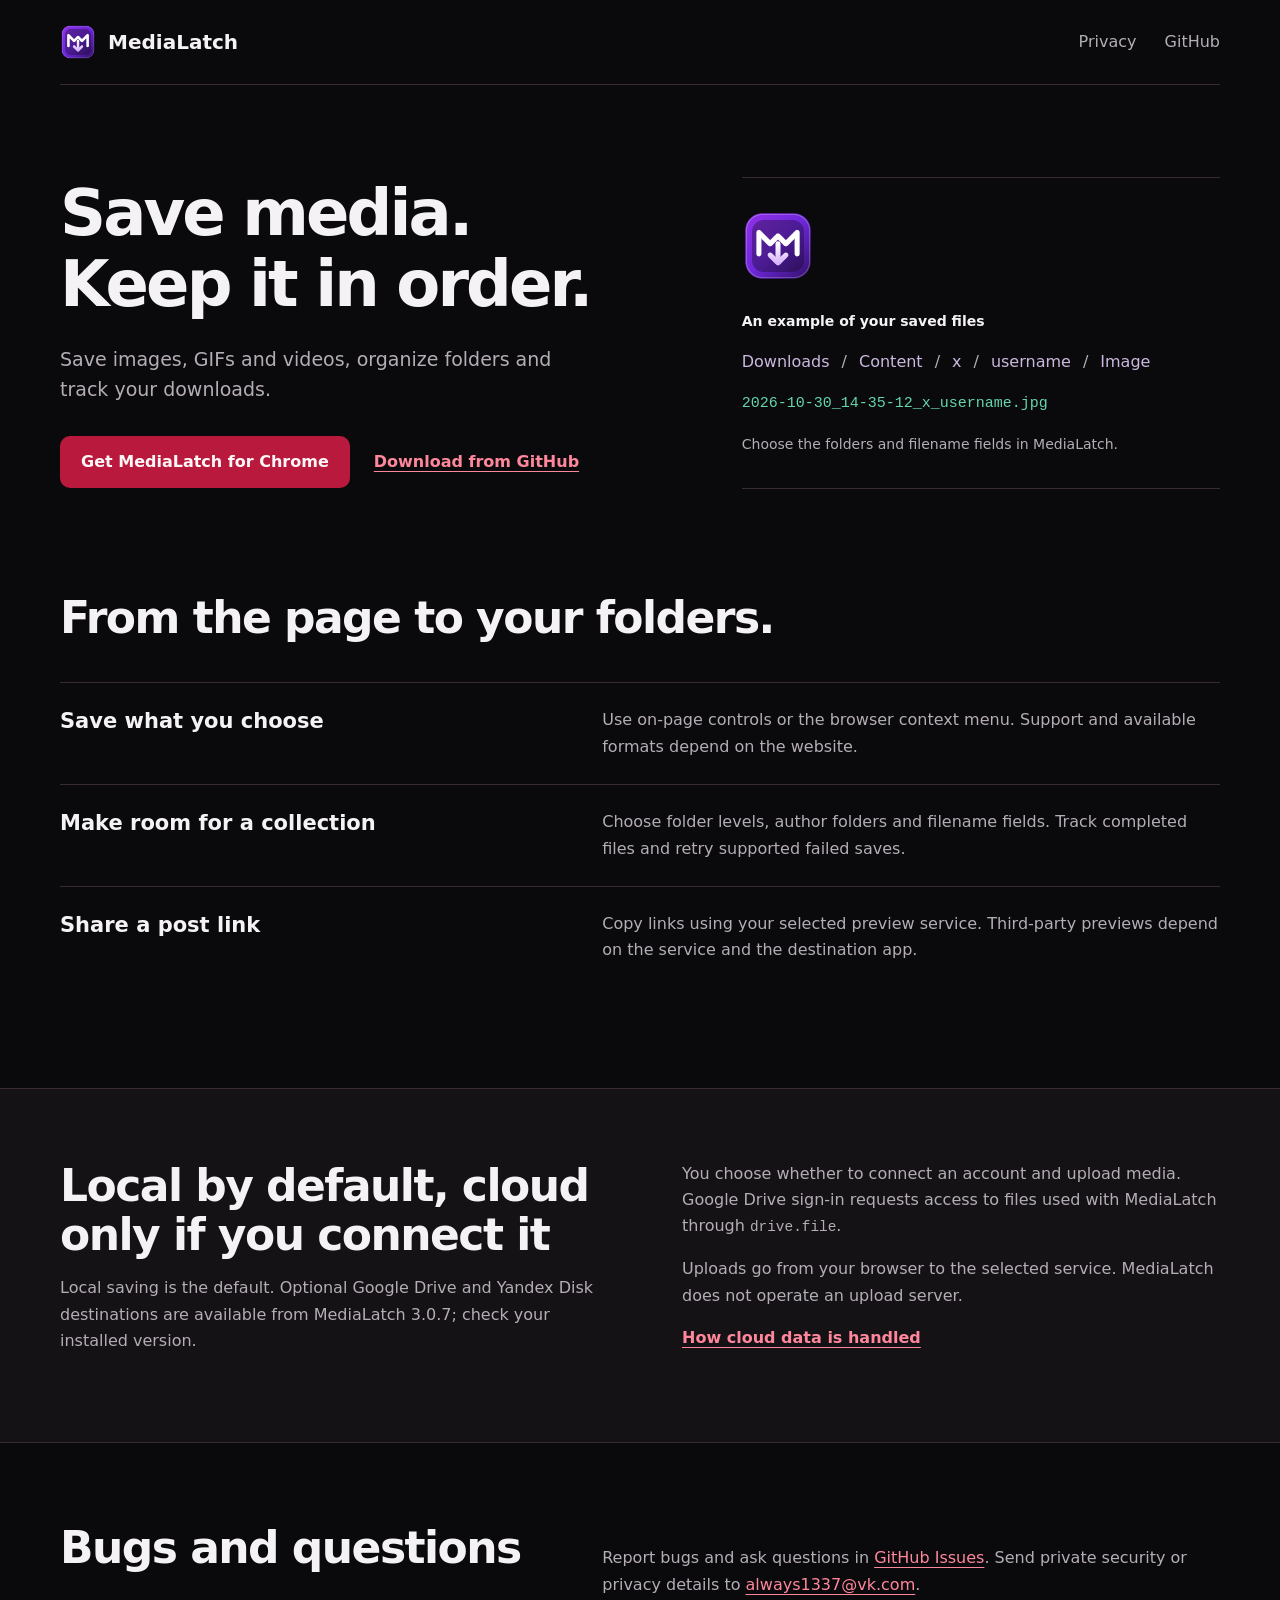
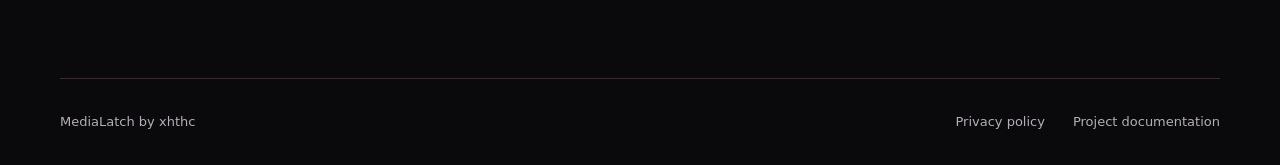
<file: index.html>
<!doctype html>
<html lang="en">
<head>
  <meta charset="utf-8">
  <meta name="viewport" content="width=device-width, initial-scale=1">
  <meta name="description" content="MediaLatch is a browser extension for saving images, GIFs and videos, organizing files and keeping track of downloads.">
  <meta name="color-scheme" content="dark">
  <title>MediaLatch: Save media. Keep it in order.</title>
  <link rel="canonical" href="https://xhthc.github.io/">
  <link rel="icon" type="image/png" href="assets/medialatch.png">
  <link rel="stylesheet" href="styles.css">
</head>
<body>
  <a class="skip" href="#main">Skip to content</a>
  <header class="container masthead">
    <a class="brand" href="./" aria-label="MediaLatch home"><img src="assets/medialatch.png" width="36" height="36" alt="">MediaLatch</a>
    <nav aria-label="Main navigation"><a href="privacy.html">Privacy</a><a href="https://github.com/xhthc/MediaLatch">GitHub</a></nav>
  </header>
  <main id="main">
    <section class="container hero" aria-labelledby="hero-title">
      <div class="hero-copy">
        <h1 id="hero-title">Save media.<br>Keep it in order.</h1>
        <p class="lead">Save images, GIFs and videos, organize folders and track your downloads.</p>
        <div class="actions"><a class="button primary" href="https://chromewebstore.google.com/detail/medialatch/cimghidldpjhhhngdhigddjfpcofhbmh">Get MediaLatch for Chrome</a><a class="text-link" href="https://github.com/xhthc/MediaLatch/releases">Download from GitHub</a></div>
      </div>
      <div class="path-art">
        <img src="assets/medialatch.png" width="72" height="72" alt="MediaLatch logo">
        <p class="path-caption">An example of your saved files</p>
        <ol class="path-folders" aria-label="Example folders"><li>Downloads</li><li>Content</li><li>x</li><li>username</li><li>Image</li></ol>
        <p class="path-file">2026-10-30_14-35-12_x_username.jpg</p>
        <p>Choose the folders and filename fields in MediaLatch.</p>
      </div>
    </section>
    <section class="container features" aria-labelledby="features-title">
      <h2 id="features-title">From the page to your folders.</h2>
      <dl class="feature-list">
        <div><dt>Save what you choose</dt><dd>Use on-page controls or the browser context menu. Support and available formats depend on the website.</dd></div>
        <div><dt>Make room for a collection</dt><dd>Choose folder levels, author folders and filename fields. Track completed files and retry supported failed saves.</dd></div>
        <div><dt>Share a post link</dt><dd>Copy links using your selected preview service. Third-party previews depend on the service and the destination app.</dd></div>
      </dl>
    </section>
    <section class="cloud-band" aria-labelledby="cloud-title"><div class="container cloud-layout">
      <div><h2 id="cloud-title">Local by default, cloud only if you connect it</h2><p>Local saving is the default. Optional Google Drive and Yandex Disk destinations are available from MediaLatch 3.0.7; check your installed version.</p></div>
      <div class="cloud-copy"><p>You choose whether to connect an account and upload media. Google Drive sign-in requests access to files used with MediaLatch through <code>drive.file</code>.</p><p>Uploads go from your browser to the selected service. MediaLatch does not operate an upload server.</p><a class="text-link" href="privacy.html#cloud">How cloud data is handled</a></div>
    </div></section>
    <section class="container support" aria-labelledby="support-title"><h2 id="support-title">Bugs and questions</h2><p>Report bugs and ask questions in <a href="https://github.com/xhthc/MediaLatch/issues">GitHub Issues</a>. Send private security or privacy details to <a href="mailto:always1337@vk.com">always1337@vk.com</a>.</p></section>
  </main>
  <footer class="container footer"><span>MediaLatch by xhthc</span><a href="privacy.html">Privacy policy</a><a href="https://github.com/xhthc/MediaLatch">Project documentation</a></footer>
</body>
</html>
</file>
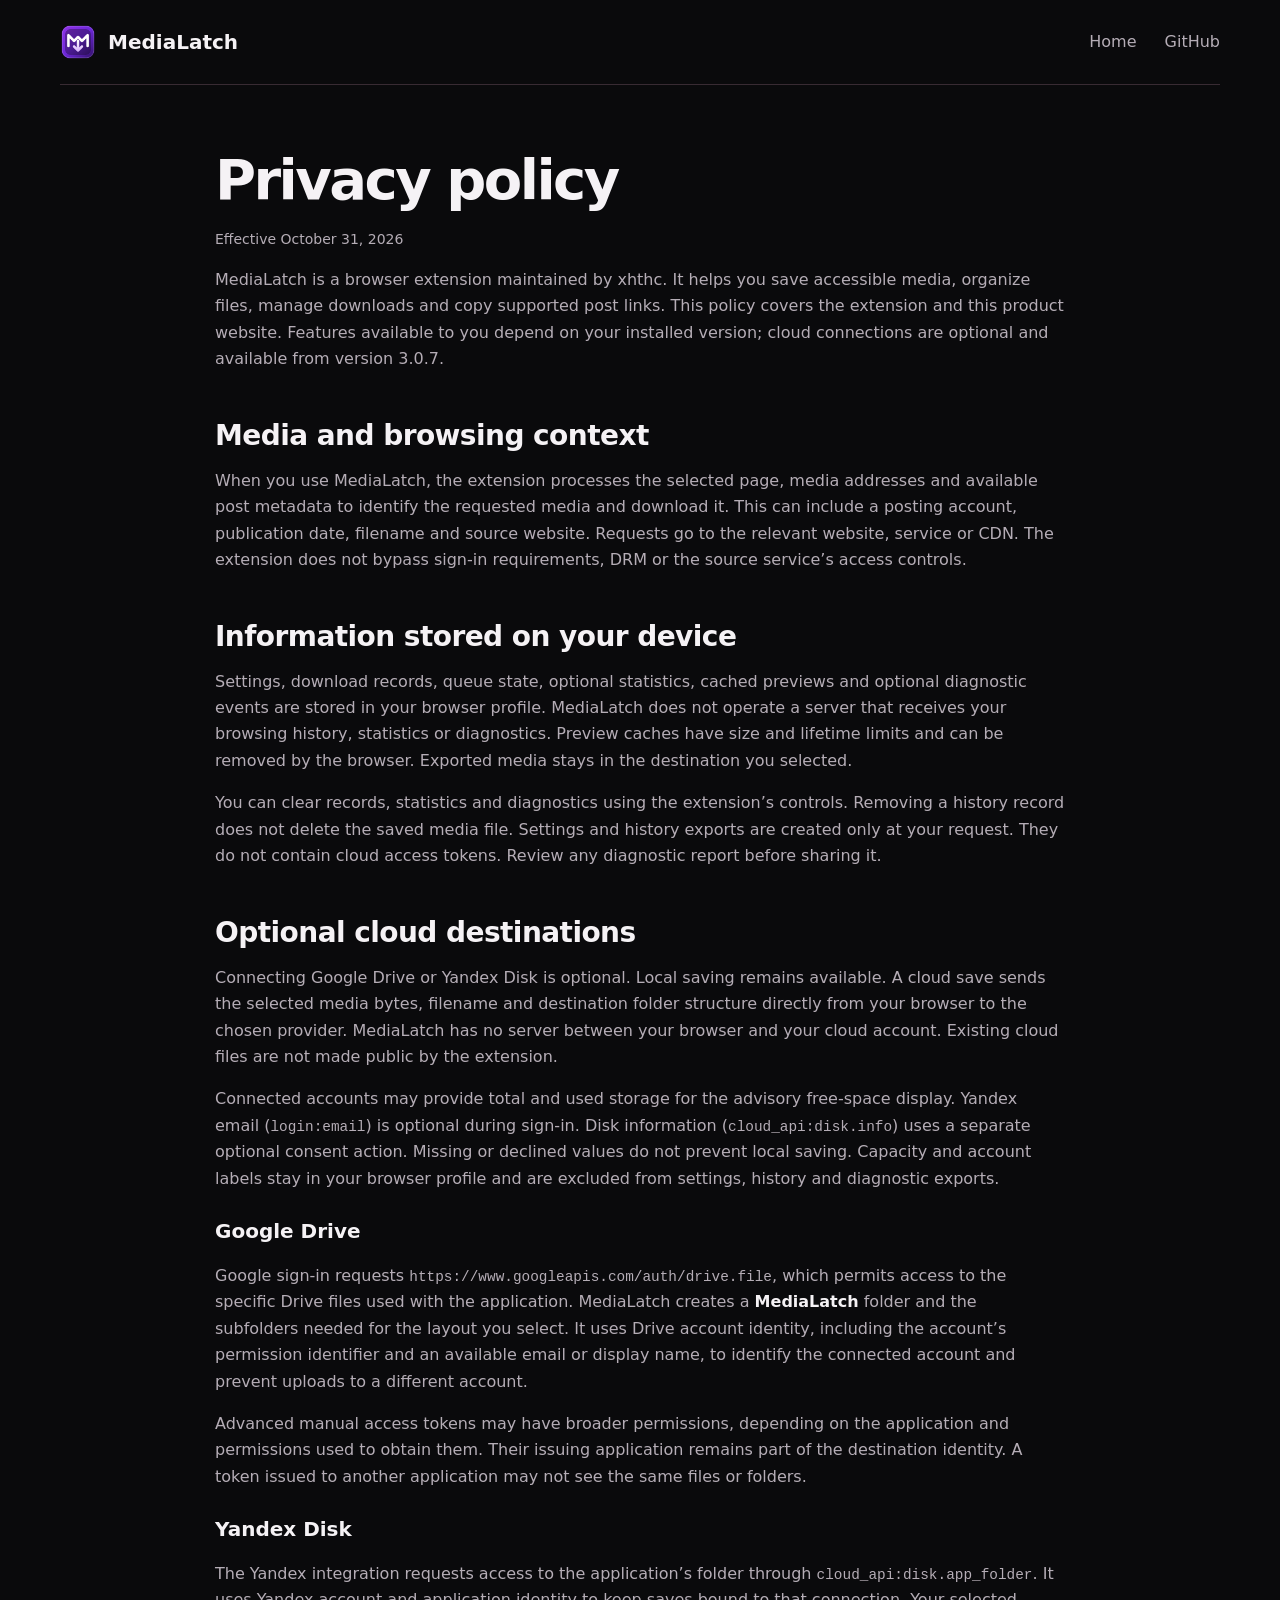
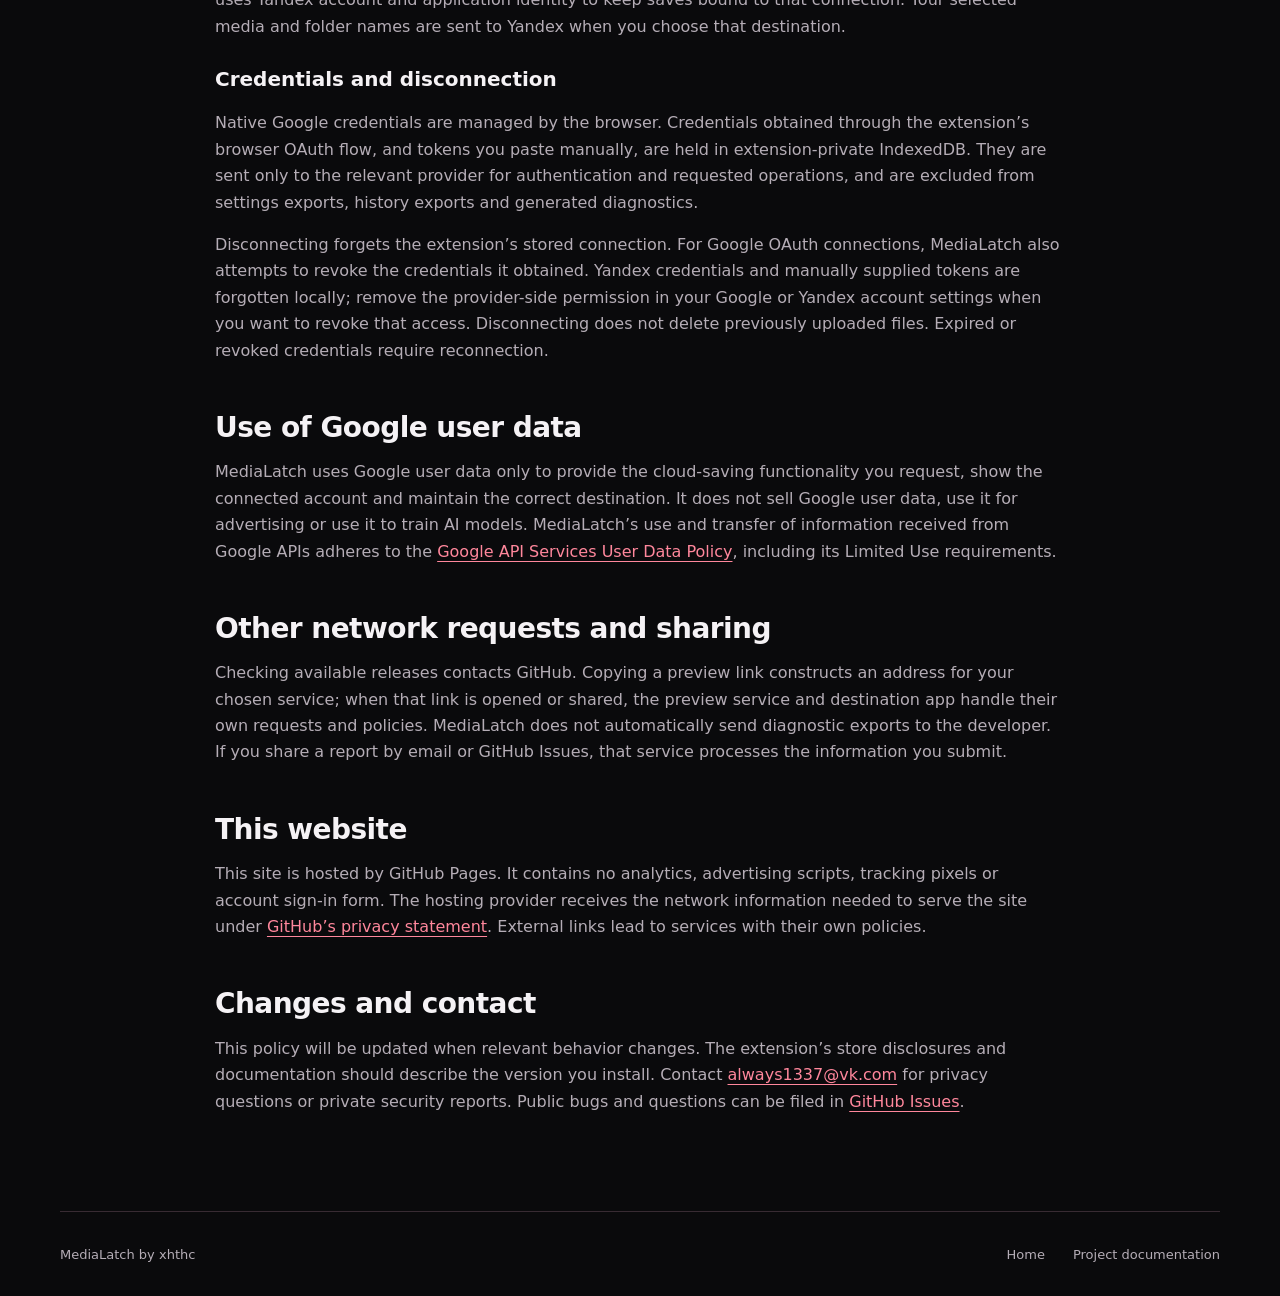
<file: privacy.html>
<!doctype html>
<html lang="en">
<head>
  <meta charset="utf-8">
  <meta name="viewport" content="width=device-width, initial-scale=1">
  <meta name="description" content="How MediaLatch handles browser data, optional Google Drive and Yandex Disk connections, downloads and diagnostics.">
  <meta name="color-scheme" content="dark">
  <title>Privacy policy: MediaLatch</title>
  <link rel="canonical" href="https://xhthc.github.io/privacy.html">
  <link rel="icon" type="image/png" href="assets/medialatch.png">
  <link rel="stylesheet" href="styles.css">
</head>
<body>
  <a class="skip" href="#main">Skip to content</a>
  <header class="container masthead"><a class="brand" href="./" aria-label="MediaLatch home"><img src="assets/medialatch.png" width="36" height="36" alt="">MediaLatch</a><nav aria-label="Main navigation"><a href="./">Home</a><a href="https://github.com/xhthc/MediaLatch">GitHub</a></nav></header>
  <main id="main" class="container document">
    <h1>Privacy policy</h1><p class="document-date">Effective October 31, 2026</p>
    <p>MediaLatch is a browser extension maintained by xhthc. It helps you save accessible media, organize files, manage downloads and copy supported post links. This policy covers the extension and this product website. Features available to you depend on your installed version; cloud connections are optional and available from version 3.0.7.</p>
    <h2>Media and browsing context</h2>
    <p>When you use MediaLatch, the extension processes the selected page, media addresses and available post metadata to identify the requested media and download it. This can include a posting account, publication date, filename and source website. Requests go to the relevant website, service or CDN. The extension does not bypass sign-in requirements, DRM or the source service’s access controls.</p>
    <h2>Information stored on your device</h2>
    <p>Settings, download records, queue state, optional statistics, cached previews and optional diagnostic events are stored in your browser profile. MediaLatch does not operate a server that receives your browsing history, statistics or diagnostics. Preview caches have size and lifetime limits and can be removed by the browser. Exported media stays in the destination you selected.</p>
    <p>You can clear records, statistics and diagnostics using the extension’s controls. Removing a history record does not delete the saved media file. Settings and history exports are created only at your request. They do not contain cloud access tokens. Review any diagnostic report before sharing it.</p>
    <h2 id="cloud">Optional cloud destinations</h2>
    <p>Connecting Google Drive or Yandex Disk is optional. Local saving remains available. A cloud save sends the selected media bytes, filename and destination folder structure directly from your browser to the chosen provider. MediaLatch has no server between your browser and your cloud account. Existing cloud files are not made public by the extension.</p>
    <p>Connected accounts may provide total and used storage for the advisory free-space display. Yandex email (<code>login:email</code>) is optional during sign-in. Disk information (<code>cloud_api:disk.info</code>) uses a separate optional consent action. Missing or declined values do not prevent local saving. Capacity and account labels stay in your browser profile and are excluded from settings, history and diagnostic exports.</p>
    <h3>Google Drive</h3>
    <p>Google sign-in requests <code>https://www.googleapis.com/auth/drive.file</code>, which permits access to the specific Drive files used with the application. MediaLatch creates a <strong>MediaLatch</strong> folder and the subfolders needed for the layout you select. It uses Drive account identity, including the account’s permission identifier and an available email or display name, to identify the connected account and prevent uploads to a different account.</p>
    <p>Advanced manual access tokens may have broader permissions, depending on the application and permissions used to obtain them. Their issuing application remains part of the destination identity. A token issued to another application may not see the same files or folders.</p>
    <h3>Yandex Disk</h3>
    <p>The Yandex integration requests access to the application’s folder through <code>cloud_api:disk.app_folder</code>. It uses Yandex account and application identity to keep saves bound to that connection. Your selected media and folder names are sent to Yandex when you choose that destination.</p>
    <h3>Credentials and disconnection</h3>
    <p>Native Google credentials are managed by the browser. Credentials obtained through the extension’s browser OAuth flow, and tokens you paste manually, are held in extension-private IndexedDB. They are sent only to the relevant provider for authentication and requested operations, and are excluded from settings exports, history exports and generated diagnostics.</p>
    <p>Disconnecting forgets the extension’s stored connection. For Google OAuth connections, MediaLatch also attempts to revoke the credentials it obtained. Yandex credentials and manually supplied tokens are forgotten locally; remove the provider-side permission in your Google or Yandex account settings when you want to revoke that access. Disconnecting does not delete previously uploaded files. Expired or revoked credentials require reconnection.</p>
    <h2>Use of Google user data</h2>
    <p>MediaLatch uses Google user data only to provide the cloud-saving functionality you request, show the connected account and maintain the correct destination. It does not sell Google user data, use it for advertising or use it to train AI models. MediaLatch’s use and transfer of information received from Google APIs adheres to the <a href="https://developers.google.com/terms/api-services-user-data-policy">Google API Services User Data Policy</a>, including its Limited Use requirements.</p>
    <h2>Other network requests and sharing</h2>
    <p>Checking available releases contacts GitHub. Copying a preview link constructs an address for your chosen service; when that link is opened or shared, the preview service and destination app handle their own requests and policies. MediaLatch does not automatically send diagnostic exports to the developer. If you share a report by email or GitHub Issues, that service processes the information you submit.</p>
    <h2>This website</h2>
    <p>This site is hosted by GitHub Pages. It contains no analytics, advertising scripts, tracking pixels or account sign-in form. The hosting provider receives the network information needed to serve the site under <a href="https://docs.github.com/en/site-policy/privacy-policies/github-general-privacy-statement">GitHub’s privacy statement</a>. External links lead to services with their own policies.</p>
    <h2>Changes and contact</h2>
    <p>This policy will be updated when relevant behavior changes. The extension’s store disclosures and documentation should describe the version you install. Contact <a href="mailto:always1337@vk.com">always1337@vk.com</a> for privacy questions or private security reports. Public bugs and questions can be filed in <a href="https://github.com/xhthc/MediaLatch/issues">GitHub Issues</a>.</p>
  </main>
  <footer class="container footer"><span>MediaLatch by xhthc</span><a href="./">Home</a><a href="https://github.com/xhthc/MediaLatch">Project documentation</a></footer>
</body>
</html>
</file>
<file: styles.css>
/* Hallmark v2.0.0 · MediaLatch product site · theme: locked MediaLatch Red · signature: the resolved file path. */
/* Critique: a short product page and a readable policy; no invented metrics or simulated browser chrome. */
/* Waivers: long-document policy exceeds marketing word/section budgets; system font and product palette follow DESIGN.md. */
:root {
  --page: #0a0a0c; --surface: #151216; --ink: #f5f2f5; --muted: #b5adb6;
  --line: #382b33; --accent: #ff879c; --action: #b8193c; --action-hover: #cc2348;
  --on-action: #fff6f8; --focus: #ffb4c4; --file: #65d5ac; --path: #cbb9df;
  --transparent: transparent;
  --font: "Segoe UI Variable Text", "Segoe UI", system-ui, sans-serif;
  --mono: ui-monospace, "Cascadia Mono", Consolas, monospace;
  --fast: 140ms; --ease: cubic-bezier(.2, .8, .2, 1);
}
* { box-sizing: border-box; }
html, body { overflow-x: clip; }
html { color-scheme: dark; }
body { margin: 0; background: var(--page); color: var(--ink); font: 400 16px/1.65 var(--font); }
a { color: var(--accent); text-underline-offset: .22em; }
a:focus-visible { outline: 2px solid var(--focus); outline-offset: 5px; border-radius: 3px; }
.container { width: min(100% - 48px, 1160px); margin-inline: auto; }
.skip { position: absolute; z-index: 2; transform: translateY(-160%); background: var(--surface); padding: 12px 16px; }
.skip:focus-visible { transform: none; }
.masthead { display: flex; justify-content: space-between; align-items: center; padding-block: 24px; border-bottom: 1px solid var(--line); }
.brand { display: inline-flex; align-items: center; gap: 12px; color: var(--ink); font-size: 20px; font-weight: 700; text-decoration: none; }
.brand img { border-radius: 9px; }
nav, .footer { display: flex; align-items: center; gap: 28px; }
nav a, .footer a { display: inline-block; padding-block: 4px; color: var(--muted); text-decoration: none; transition: color var(--fast) var(--ease); }
nav a:hover, .footer a:hover { color: var(--accent); }
.hero { display: grid; grid-template-columns: minmax(0, 1.3fr) minmax(0, 1fr); align-items: center; gap: 60px; padding-block: 92px 104px; }
h1, h2, h3 { min-width: 0; overflow-wrap: break-word; text-wrap: balance; font-weight: 700; line-height: 1.12; }
h1 { margin: 0; font-size: clamp(42px, 5vw, 66px); letter-spacing: -.045em; }
.lead { max-width: 510px; margin-block: 24px 32px; color: var(--muted); font-size: 19px; line-height: 1.55; }
.actions { display: flex; flex-wrap: wrap; align-items: center; gap: 16px 24px; }
.button { display: inline-flex; justify-content: center; align-items: center; min-height: 48px; padding: 12px 20px; border: 1px solid var(--transparent); border-radius: 10px; white-space: nowrap; text-decoration: none; font-weight: 700; transition: background-color var(--fast) var(--ease), transform var(--fast) var(--ease); }
.primary { background: var(--action); color: var(--on-action); }
.primary:hover { background: var(--action-hover); transform: translateY(-1px); }
.primary:active { transform: none; }
.text-link { font-weight: 600; }
.path-art { padding-block: 32px; border-top: 1px solid var(--line); border-bottom: 1px solid var(--line); }
.path-art > img { display: block; margin-bottom: 28px; border-radius: 17px; }
.path-art p { color: var(--muted); margin: 16px 0 0; font-size: 14px; }
.path-art .path-caption { margin-top: 0; font-weight: 600; color: var(--ink); }
.path-folders { display: flex; flex-wrap: wrap; gap: 8px 0; padding: 0; margin: 16px 0; list-style: none; font-size: 16px; color: var(--path); }
.path-folders li + li::before { content: "/"; margin-inline: 12px; color: var(--muted); }
.path-art .path-file { margin: 0; font: 400 15px/1.7 var(--mono); overflow-wrap: anywhere; color: var(--file); }
h2 { font-size: clamp(30px, 3.5vw, 44px); letter-spacing: -.035em; margin: 0; }
.features { padding-bottom: 100px; }
.feature-list { margin: 40px 0 0; }
.feature-list > div { display: grid; grid-template-columns: minmax(0, 1fr) minmax(0, 1.25fr); gap: 48px; border-top: 1px solid var(--line); padding-block: 24px; }
dt { font-size: 21px; line-height: 1.4; font-weight: 600; }
dd { margin: 0; color: var(--muted); }
.cloud-band { background: var(--surface); color: var(--ink); border-block: 1px solid var(--line); }
.cloud-layout { display: grid; grid-template-columns: minmax(0, 1fr) minmax(0, 1fr); gap: 84px; padding-block: 72px; }
.cloud-layout p { color: var(--muted); }
.cloud-copy p:first-child { margin-top: 0; }
code { font-family: var(--mono); font-size: .9em; overflow-wrap: anywhere; }
.support { display: grid; grid-template-columns: minmax(0, 1fr) minmax(0, 1.25fr); align-items: baseline; gap: 48px; padding-block: 80px; }
.support p { color: var(--muted); margin: 0; }
.footer { border-top: 1px solid var(--line); padding-block: 28px; font-size: 13px; flex-wrap: wrap; }
.footer span { margin-right: auto; color: var(--muted); }
.document { max-width: 850px; padding-block: 64px 80px; }
.document h1 { font-size: clamp(38px, 5vw, 56px); }
.document h2 { margin-top: 48px; font-size: 28px; letter-spacing: -.02em; }
.document h3 { margin-top: 28px; font-size: 20px; }
.document p { color: var(--muted); }
.document strong { color: var(--ink); }
.document-date { margin-top: 16px; font-size: 14px; }
@media (max-width: 760px) {
  .container { width: min(100% - 36px, 1160px); }
  .masthead { padding-block: 16px; }
  nav { gap: 16px; font-size: 14px; }
  .hero, .cloud-layout, .support { grid-template-columns: minmax(0, 1fr); gap: 40px; }
  .hero { padding-block: 56px 64px; }
  .path-art { padding-block: 24px; }
  .path-art > img { width: 48px; height: 48px; margin-bottom: 16px; }
  .feature-list > div { grid-template-columns: minmax(0, 1fr); gap: 12px; }
  .features { padding-bottom: 56px; }
  .cloud-layout { padding-block: 48px; }
  .support { padding-block: 56px; gap: 20px; }
  .footer { gap: 16px 24px; }
  .footer span { flex-basis: 100%; }
  .document { padding-top: 40px; }
}
@media (prefers-reduced-motion: reduce) {
  *, *::before, *::after { transition: none !important; animation: none !important; }
}
</file>
